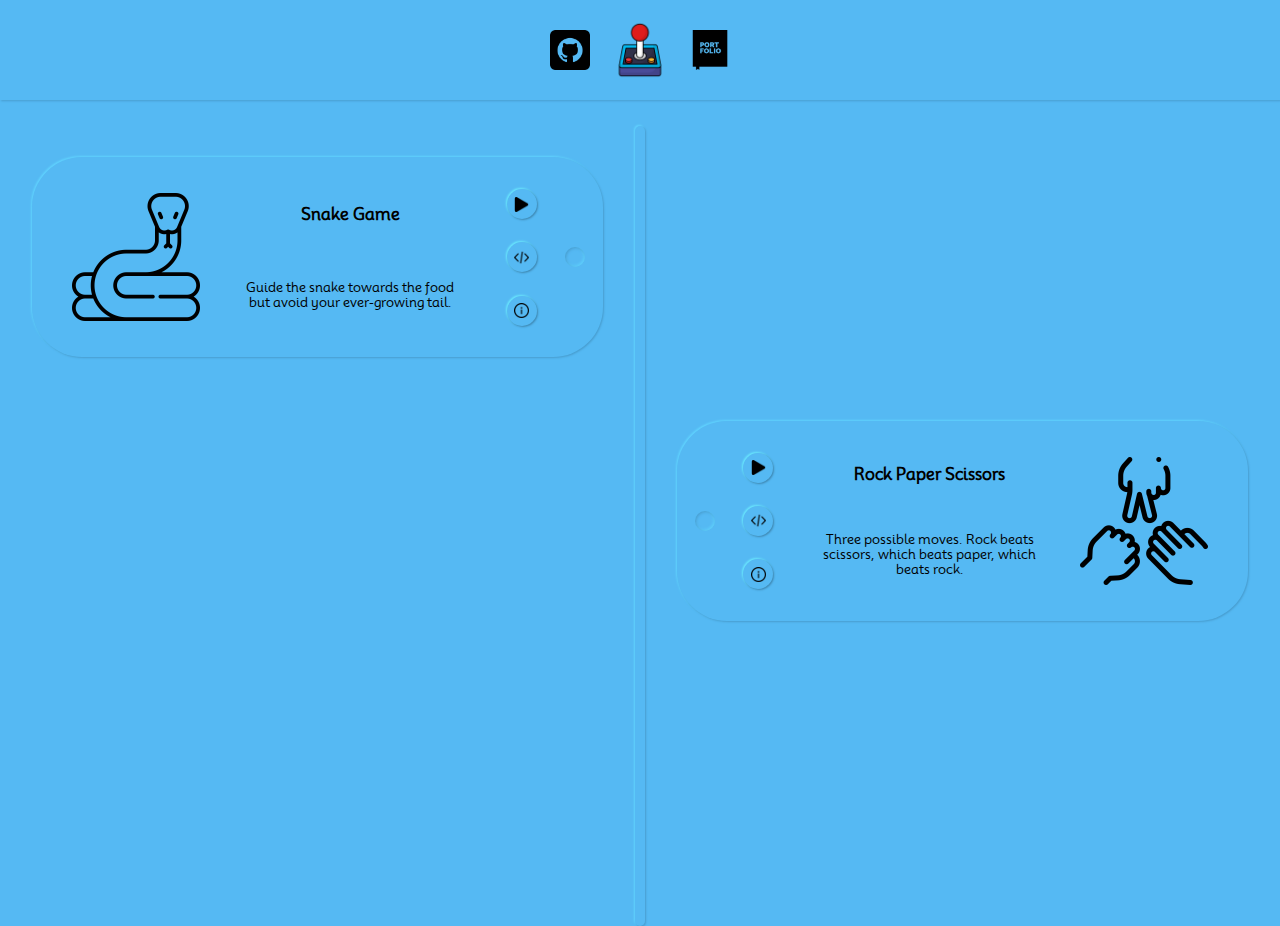
<file: index.html>
<html lang="en">
  <head>
    <meta charset="UTF-8" />
    <meta name="viewport" content="width=device-width, initial-scale=1.0" />
    <link
      rel="shortcut icon"
      href="./home_assets/joystick.png"
      type="image/x-icon"
    />
    <title>The Arcade</title>
    <link rel="stylesheet" href="index.css" />
  </head>
  <body>
    <header>
      <img class="icon" src="./home_assets/github.png" alt="" />
      <img class="logo" src="./home_assets/joystick.png" alt="" />
      <img class="icon" src="./home_assets/portfolio.png" alt="" />
    </header>
    <main>
      <section class="timeline">
        <div class="card-outer">
          <div class="card-inner-left">
            <div class="background"></div>
            <div class="text">
              <h2>Snake Game</h2>
              <p>
                Guide the snake towards the food but avoid your ever-growing
                tail.
              </p>
            </div>
            <div class="buttons">
              <a href="./snake/snake.html">
                <button>
                  <img
                    src="./home_assets/play-button-arrowhead.png"
                    alt=""
                  /></button
              ></a>
              <a href="">
                <button><img src="./home_assets/coding.png" alt="" /></button
              ></a>
              <a href="">
                <button>
                  <img src="./home_assets/information.png" alt="" /></button
              ></a>
            </div>
          </div>
          <div class="dot"></div>
        </div>
        <div class="card-outer">
          <div class="dot"></div>
          <div class="card-inner-right">
            <div class="buttons">
              <a href="./rock/rock.html">
                <button>
                  <img
                    src="./home_assets/play-button-arrowhead.png"
                    alt=""
                  /></button
              ></a>
              <a href="">
                <button><img src="./home_assets/coding.png" alt="" /></button
              ></a>
              <a href="">
                <button>
                  <img src="./home_assets/information.png" alt="" /></button
              ></a>
            </div>
            <div class="text">
              <h2>Rock Paper Scissors</h2>
              <p>
                Three possible moves. Rock beats scissors, which beats paper,
                which beats rock.
              </p>
            </div>
            <div class="background"></div>
          </div>
        </div>
        <div class="line"></div>
      </section>
    </main>
  </body>
</html>
</file>
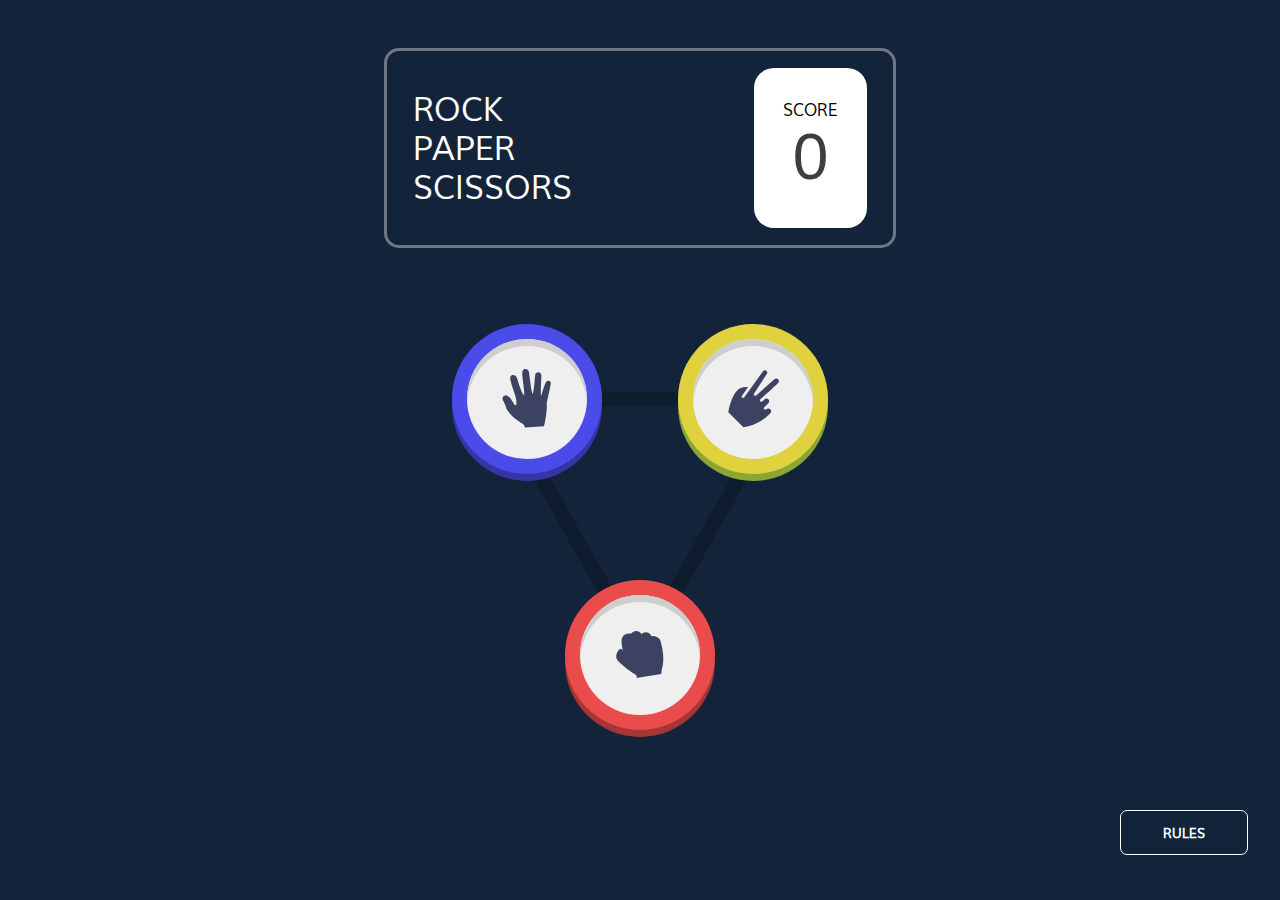
<file: rock/rock.html>
<!DOCTYPE html>
<html lang="en">
  <head>
    <meta charset="UTF-8" />
    <meta name="viewport" content="width=device-width, initial-scale=1.0" />
    <!-- displays site properly based on user's device -->
    <link
      rel="icon"
      type="image/png"
      sizes="32x32"
      href="./images/favicon-32x32.png"
    />
    <link rel="stylesheet" href="rock.css" />
    <script src="https://cdnjs.cloudflare.com/ajax/libs/gsap/3.12.2/gsap.min.js"></script>
    <title>Frontend Mentor | Rock, Paper, Scissors</title>
  </head>
  <body>
    <section class="score">
      <div class="title">
        <p>ROCK</p>
        <p>PAPER</p>
        <p>SCISSORS</p>
      </div>
      <div class="score-card">
        <p>SCORE</p>
        <p class="score-num"></p>
      </div>
    </section>
    <section class="game">
      <div class="outer paper_one">
        <div class="inner">
          <svg
            class="paper"
            xmlns="http://www.w3.org/2000/svg"
            width="49"
            height="59"
          >
            <path
              fill="#3B4262"
              d="M47.125 11.832a2.922 2.922 0 00-1.232-.198c-.57.04-1.029.271-1.302.65-1.604 2.248-2.919 6.493-3.979 9.905-.486 1.577-1.14 3.688-1.612 4.69-.493-2.807.064-13.09.28-17.05l.003-.064c.15-2.751.17-3.234.138-3.446-.238-1.509-.843-2.5-1.799-2.943-.966-.45-2.22-.25-3.572.563-.677.41-.865 1.816-1.446 8.19l-.002.028c-.32 3.502-1.058 11.566-1.965 12.91-1.023-1.88-2.431-12.555-3.039-17.176-.425-3.236-.673-5.094-.84-5.655-.35-1.176-1.83-2.176-3.295-2.232-1.22-.06-2.22.56-2.698 1.638-.894.995-.578 4.292.41 12.102.47 3.718 1.44 11.395.83 12.257-1.219-.133-3.31-4.942-6.215-14.299-.816-2.62-1.068-3.408-1.318-3.753-.494-1.202-2.172-2.129-3.676-2.024a3.183 3.183 0 00-.377.049c-.787.156-2.584.881-2.2 4.226 1.06 4.637 2.213 8.041 3.331 11.346l.023.066c.669 1.98 1.302 3.85 1.89 5.925 1.385 4.9.846 7.94.84 7.975-.046.312-.143.503-.288.57a.556.556 0 01-.195.045c-.44.03-1.098-.26-1.437-.45-.776-1.482-4.636-8.544-8.134-9.524l-.126-.037-.127.012c-1.283.121-2.226.606-2.803 1.441-.914 1.32-.535 3.002-.444 3.34l.052.12c.028.051 2.834 5.165 3.268 7.544.374 2.04 2.311 4.25 3.869 6.026l.064.073c.508.58.946 1.083 1.292 1.548 4.519 4.713 11.665 8.677 11.723 8.71.892.657 1.387 1.293 1.44 1.84a.798.798 0 01-.16.58l-.155.162.988.96 18.853-1.324.804-3.684c2.486-10.402 1.967-19.272 1.958-19.33.01-.327.706-3.483 1.266-6.033l.017-.065c1.117-5.08 2.505-11.4 2.772-13.803.116-1.028-.542-1.972-1.675-2.401z"
            />
          </svg>
        </div>
      </div>
      <div class="outer scissor_one">
        <div class="inner">
          <svg
            class="scissor"
            xmlns="http://www.w3.org/2000/svg"
            width="51"
            height="58"
          >
            <path
              fill="#3B4262"
              d="M13.971 25.702l6.012-8.415c-2.499-.415-7.088-.507-10.846 3.235C3.212 26.421.812 39.163.312 42.248L15.37 57.24c2.711-.232 14.713-1.827 26.279-13.34.122-.249 2.94-2.321.636-4.614-1.1-1.095-2.919-1.074-4.042.044-.572.57-1.461.577-2.021.02-.56-.557-.552-1.443.02-2.012l4.087-4.069c2.076-2.067.119-5.555-2.78-4.717l-3.345 2.851c-.611.53-1.52.439-2.022-.14-.519-.597-.408-1.503.183-2.013 11.687-10.208 9.98-8.979 17.5-15.995 2.809-2.329-.725-6.447-3.493-4.09L28.182 25.45c-.529.448-1.34.457-1.86-.02-.601-.517-.615-1.262-.222-1.85L38.787 3.944c1.854-2.5-1.795-5.277-3.749-2.757L16.28 27.307c-.452.65-1.364.8-1.985.345a1.377 1.377 0 01-.323-1.95z"
            />
          </svg>
        </div>
      </div>
      <div class="outer rock_one">
        <div class="inner">
          <svg
            class="rock"
            xmlns="http://www.w3.org/2000/svg"
            width="48"
            height="48"
          >
            <path
              fill="#3B4262"
              d="M45.06 12.22c-.642-8.096-9.734-7.269-9.734-7.269-3.837-6.765-9.832-1.865-9.832-1.865-4.606-6.63-10.38-.486-10.38-.486-9.957-1.074-9.571 7.066-9.571 7.066-.234 2.588 1.403 10.593 1.403 10.593-1.477-4.614-4.68-.784-4.68-.784-3.94 6.078-.975 9.405-.975 9.405 5.33 6.246 16.688 13.743 16.688 13.743 4.113 2.356 2.373 4.457 2.373 4.457l24.876-4.11.571-4.718c3.782-11.436-.739-26.032-.739-26.032z"
            />
          </svg>
        </div>
      </div>
      <div class="result hidden">
        <p>YOU WIN</p>
        <button class="restart">PLAY AGAIN</button>
      </div>
      <p class="player-text hidden">YOU PICKED</p>
      <p class="opp-text hidden">THE HOUSE PICKED</p>
    </section>
    <section class="rules">
      <button>RULES</button>
    </section>

    <!-- MODALS -->
    <section class="modal hidden">
      <svg xmlns="http://www.w3.org/2000/svg" width="304" height="270">
        <defs>
          <linearGradient id="a" x1="50%" x2="50%" y1="0%" y2="100%">
            <stop offset="0%" stop-color="#FFF" stop-opacity=".097" />
            <stop offset="100%" stop-color="#FFF" stop-opacity="0" />
          </linearGradient>
          <linearGradient id="b" x1="50%" x2="50%" y1="0%" y2="100%">
            <stop offset="0%" stop-color="#FFF" stop-opacity=".097" />
            <stop offset="100%" stop-color="#FFF" stop-opacity="0" />
          </linearGradient>
        </defs>
        <g fill="none" fill-rule="evenodd">
          <ellipse
            cx="53.189"
            cy="54.815"
            fill="#B1B4C5"
            rx="53.189"
            ry="54.815"
          />
          <ellipse
            cx="53.189"
            cy="52.385"
            fill="url(#a)"
            rx="53.189"
            ry="52.385"
          />
          <g transform="translate(12.357 12.421)">
            <ellipse
              cx="40.832"
              cy="41.044"
              fill="#E1E4ED"
              rx="40.832"
              ry="41.044"
            />
            <path
              fill="#8A90AC"
              fill-rule="nonzero"
              d="M56.697 30.417a2.125 2.125 0 00-.904-.146c-.417.03-.755.201-.955.481-1.177 1.666-2.141 4.81-2.919 7.337-.357 1.169-.836 2.733-1.183 3.475-.362-2.08.047-9.697.206-12.63l.002-.047c.11-2.038.125-2.396.1-2.553-.174-1.118-.618-1.852-1.319-2.18-.708-.333-1.629-.186-2.62.417-.497.303-.635 1.345-1.061 6.067l-.002.02c-.235 2.595-.776 8.568-1.441 9.563-.75-1.392-1.784-9.3-2.23-12.722-.312-2.397-.494-3.774-.616-4.19-.257-.87-1.343-1.611-2.418-1.653-.895-.044-1.629.415-1.98 1.214-.655.736-.423 3.179.302 8.964.344 2.754 1.056 8.441.608 9.08-.893-.099-2.427-3.661-4.559-10.592-.598-1.942-.783-2.525-.967-2.78-.362-.891-1.593-1.578-2.696-1.5a2.314 2.314 0 00-.277.036c-.578.116-1.896.653-1.615 3.13.779 3.435 1.624 5.957 2.445 8.405l.016.05c.491 1.465.955 2.85 1.387 4.388 1.016 3.63.621 5.882.616 5.907-.034.232-.105.374-.211.423a.405.405 0 01-.143.033c-.322.023-.805-.193-1.055-.333-.568-1.098-3.4-6.33-5.967-7.055L25.15 41l-.093.008c-.942.09-1.634.45-2.057 1.068-.67.978-.393 2.224-.325 2.474l.038.09c.02.037 2.079 3.825 2.397 5.587.275 1.511 1.696 3.148 2.838 4.464l.047.054c.373.43.695.802.948 1.146 3.316 3.492 8.558 6.428 8.601 6.452.654.487 1.018.958 1.056 1.363a.595.595 0 01-.117.43l-.114.12.725.711 13.832-.98.59-2.73c1.823-7.705 1.442-14.275 1.436-14.319.007-.242.518-2.58.93-4.468l.011-.048c.82-3.763 1.838-8.444 2.034-10.225.085-.761-.398-1.46-1.23-1.779z"
            />
          </g>
          <g transform="translate(196)">
            <ellipse
              cx="53.686"
              cy="54.815"
              fill="#B1B4C5"
              rx="53.686"
              ry="54.815"
            />
            <ellipse
              cx="53.686"
              cy="52.385"
              fill="url(#b)"
              rx="53.686"
              ry="52.385"
            />
            <g transform="translate(12.473 12.421)">
              <ellipse
                cx="41.214"
                cy="41.044"
                fill="#E1E4ED"
                rx="41.214"
                ry="41.044"
              />
              <path
                fill="#8A90AC"
                fill-rule="nonzero"
                d="M30.455 40.692l4.451-6.234c-1.85-.307-5.248-.375-8.031 2.397-4.388 4.37-6.165 13.809-6.535 16.093l11.15 11.105c2.008-.17 10.896-1.353 19.46-9.881.09-.184 2.177-1.72.471-3.418-.814-.81-2.162-.796-2.993.033a1.051 1.051 0 01-1.497.015 1.04 1.04 0 01.015-1.49l3.026-3.014c1.538-1.532.089-4.116-2.058-3.495l-2.477 2.112a1.065 1.065 0 01-1.497-.103c-.384-.443-.302-1.114.135-1.492 8.654-7.562 7.39-6.65 12.958-11.848 2.08-1.725-.536-4.776-2.586-3.03L40.978 40.506a1.051 1.051 0 01-1.378-.015c-.445-.383-.455-.934-.164-1.37l9.395-14.545c1.373-1.852-1.33-3.91-2.776-2.042L32.164 41.881a1.05 1.05 0 01-1.47.255 1.02 1.02 0 01-.24-1.444z"
              />
            </g>
          </g>
          <g transform="translate(98 160)">
            <ellipse
              cx="53.686"
              cy="54.815"
              fill="#B1B4C5"
              rx="53.686"
              ry="54.815"
            />
            <ellipse
              cx="53.686"
              cy="52.385"
              fill="url(#b)"
              rx="53.686"
              ry="52.385"
            />
            <g transform="translate(12.473 12.421)">
              <ellipse
                cx="41.214"
                cy="41.044"
                fill="#E1E4ED"
                rx="41.214"
                ry="41.044"
              />
              <path
                fill="#8A90AC"
                fill-rule="nonzero"
                d="M57.179 35.15c-.475-5.997-7.208-5.385-7.208-5.385-2.842-5.01-7.281-1.381-7.281-1.381-3.41-4.911-7.687-.36-7.687-.36-7.373-.796-7.087 5.234-7.087 5.234-.173 1.917 1.04 7.847 1.04 7.847-1.094-3.418-3.467-.581-3.467-.581-2.917 4.502-.721 6.967-.721 6.967 3.947 4.626 12.357 10.18 12.357 10.18 3.046 1.745 1.757 3.3 1.757 3.3l18.42-3.044.424-3.494c2.8-8.472-.547-19.284-.547-19.284z"
              />
            </g>
          </g>
          <text
            fill="#B1B4C5"
            font-family="BarlowSemiCondensed-Bold, Barlow Semi Condensed"
            font-size="13"
            font-style="condensed"
            font-weight="bold"
          >
            <tspan x="134" y="31">BEATS</tspan>
          </text>
          <text
            fill="#B1B4C5"
            font-family="BarlowSemiCondensed-Bold, Barlow Semi Condensed"
            font-size="13"
            font-style="condensed"
            font-weight="bold"
          >
            <tspan x="40" y="147">BEATS</tspan>
          </text>
          <text
            fill="#B1B4C5"
            font-family="BarlowSemiCondensed-Bold, Barlow Semi Condensed"
            font-size="13"
            font-style="condensed"
            font-weight="bold"
          >
            <tspan x="235" y="147">BEATS</tspan>
          </text>
          <g fill="#B1B4C5" transform="matrix(-1 0 0 1 177 39)">
            <rect width="50" height="4" y="10" rx="2" />
            <path
              d="M41.963 2.015l8.59 8.728c.716.727.71 1.896-.013 2.616a1.833 1.833 0 01-2.6-.013l-8.59-8.728a1.855 1.855 0 01.013-2.616 1.833 1.833 0 012.6.013z"
            />
            <path
              d="M39.35 19.382l8.59-8.728a1.833 1.833 0 012.6-.013c.723.72.729 1.889.013 2.616l-8.59 8.728a1.833 1.833 0 01-2.6.013 1.855 1.855 0 01-.013-2.616z"
            />
          </g>
          <g
            fill="#B1B4C5"
            transform="scale(1 -1) rotate(-55 -82.574 -131.195)"
          >
            <rect width="50" height="4" y="10" rx="2" />
            <path
              d="M41.963 2.015l8.59 8.728c.716.727.71 1.896-.013 2.616a1.833 1.833 0 01-2.6-.013l-8.59-8.728a1.855 1.855 0 01.013-2.616 1.833 1.833 0 012.6.013z"
            />
            <path
              d="M39.35 19.382l8.59-8.728a1.833 1.833 0 012.6-.013c.723.72.729 1.889.013 2.616l-8.59 8.728a1.833 1.833 0 01-2.6.013 1.855 1.855 0 01-.013-2.616z"
            />
          </g>
          <g fill="#B1B4C5" transform="rotate(-55 240.022 -103.651)">
            <rect width="50" height="4" y="10" rx="2" />
            <path
              d="M41.963 2.015l8.59 8.728c.716.727.71 1.896-.013 2.616a1.833 1.833 0 01-2.6-.013l-8.59-8.728a1.855 1.855 0 01.013-2.616 1.833 1.833 0 012.6.013z"
            />
            <path
              d="M39.35 19.382l8.59-8.728a1.833 1.833 0 012.6-.013c.723.72.729 1.889.013 2.616l-8.59 8.728a1.833 1.833 0 01-2.6.013 1.855 1.855 0 01-.013-2.616z"
            />
          </g>
        </g>
      </svg>
    </section>

    <script src="rock.js"></script>
  </body>
</html>
</file>
<file: index.css>
@import url("https://fonts.googleapis.com/css2?family=Mooli&display=swap");
* {
  margin: 0;
  padding: 0;
  box-sizing: border-box;
  font-family: "Mooli";
}

button {
  outline: none;
  border: none;
  border-radius: 50px;
  background: #55b9f3;
  box-shadow: 1px 1px 2px #3e87b1, -1px -1px 2px #6cebff;
  height: 30px;
  width: 30px;
  cursor: pointer;
  display: flex;
  justify-content: center;
  align-items: center;
}
button:hover {
  border-radius: 50px;
  background: #55b9f3;
  box-shadow: 4px 4px 9px #489dcf, -4px -4px 9px #62d5ff;
  transition: all 0.25s;
}
button:active {
  border-radius: 50px;
  background: #55b9f3;
  box-shadow: inset 4px 4px 9px #489dcf, inset -4px -4px 9px #62d5ff;
}

body {
  display: flex;
  flex-direction: column;
  background: #55b9f3;
}

header {
  display: flex;
  height: 100px;
  align-items: center;
  justify-content: center;
  padding: 0 5% 0 5%;
  margin-bottom: 2%;
  gap: 20px;
  background: #55b9f3;
  box-shadow: 1px 1px 2px #489dcf, -1px -1px 2px #62d5ff;
}
header > .logo {
  height: 60px;
}
header > .icon {
  height: 40px;
}
header > h3 {
  font-size: 2rem;
  color: #111a20;
}

main {
}

@media screen and (min-width: 1000px) {
  main > .timeline {
    display: grid;
    grid-template-columns: 1fr 10px 1fr;
  }
  main > .timeline > .line {
    grid-column: 2/3;
    grid-row: 1/4;
    justify-self: center;
    width: 10px;
    height: 800px;
    border-radius: 50px;
    background: #55b9f3;
    box-shadow: 1px 1px 2px #489dcf, -1px -1px 2px #62d5ff;
  }
}

.card-outer {
  grid-column: auto;
  display: flex;
  align-items: center;
  justify-content: center;
  height: 200px;
  margin: 5%;
  border-radius: 50px;
  background: #55b9f3;
  box-shadow: 1px 1px 2px #489dcf, -1px -1px 2px #62d5ff;
  transition: all 0.25s;
}
.card-outer:nth-of-type(1) {
  grid-column: 1/2;
  grid-row: 1/2;
}
.card-outer:nth-of-type(2) {
  grid-column: 3/4;
  grid-row: 2/3;
}
.card-outer:nth-of-type(3) {
  grid-column: 1/2;
  grid-row: 3/4;
}

.card-outer > .card-inner-left {
  height: 80%;
  width: 90%;
  display: grid;
  grid-template-columns: 2fr 3fr 1fr;
}
.card-outer > .card-inner-left > .text {
  flex: 1;
  padding: 0 5% 0 5%;
  text-align: center;
  display: flex;
  flex-direction: column;
  align-items: center;
  justify-content: space-around;
}
.card-outer > .card-inner-left > .background {
  justify-self: center;
  align-self: center;
  height: 80%;
  width: 80%;
  background-image: url("./home_assets/snake.png");
  background-size: contain;
  background-repeat: no-repeat;
  background-position: center;
}
.card-outer > .card-inner-right {
  height: 80%;
  width: 90%;
  display: grid;
  grid-template-columns: 1fr 3fr 2fr;
}
.card-outer > .card-inner-right > .background {
  justify-self: center;
  align-self: center;
  height: 80%;
  width: 80%;
  background-image: url("./home_assets/rock.png");
  background-size: contain;
  background-repeat: no-repeat;
  background-position: center;
}
.card-outer > .card-inner-right > .text {
  flex: 1;
  padding: 0 5% 0 5%;
  text-align: center;
  display: flex;
  flex-direction: column;
  align-items: center;
  justify-content: space-around;
}
.text > p {
  width: 100%;
  font-size: 0.8rem;
}
.text > h2 {
  font-size: 1rem;
}
.card-outer > .card-inner-left > .buttons {
  justify-self: center;
  display: flex;
  flex-direction: column;
  justify-content: space-around;
  height: 100%;
}
.card-outer > .card-inner-right > .buttons {
  justify-self: center;
  display: flex;
  flex-direction: column;
  justify-content: space-around;
  height: 100%;
}
.buttons > a > button > img {
  height: 15px;
}
.card-outer > .dot {
  height: 20px;
  width: 20px;
  border-radius: 50%;
  background-color: black;
  border-radius: 50px;
  background: #55b9f3;
  box-shadow: inset 1px 1px 3px #489dcf, inset -1px -1px 3px #62d5ff;
}
</file>
<file: rock/rock.css>
@import url("https://fonts.googleapis.com/css2?family=Mooli&display=swap");
* {
  margin: 0;
  padding: 0;
  box-sizing: border-box;
  font-family: "Mooli";
}
p {
  cursor: default;
}
body {
  height: 100vh;
  max-height: 100vh;
  background-color: #13243a;
  display: flex;
  flex-direction: column;
  align-items: center;
  overflow: hidden;
}

.score {
  height: 200px;
  width: 40%;
  margin: 3em 0 2em 0;
  padding: 1% 2% 1% 2%;
  display: flex;
  justify-content: space-between;
  align-items: center;
  border: 3px solid rgba(211, 211, 211, 0.479);
  border-radius: 15px;
}
.score > .title {
  flex: 3;
  font-family: Impact, Haettenschweiler, "Arial Narrow Bold", sans-serif;
  font-size: 2rem;
  color: white;
}
.score > .score-card {
  flex: 1;
  background-color: white;
  height: 95%;
  display: flex;
  flex-direction: column;
  justify-content: center;
  align-items: center;
  border-radius: 20px;
  overflow: hidden;
}
.score > .score-card > .score-num {
  font-size: 4rem;
  color: #3e3e3e;
  font-family: Impact, Haettenschweiler, "Arial Narrow Bold", sans-serif;
}

button {
  width: 100%;
  height: 100%;
  background-color: transparent;
  border: 1px solid white;
  border-radius: 7px;
  color: white;
  font-weight: bold;
  cursor: pointer;
}
button:hover {
  background-color: white;
  color: black;
}

/* Game Styles */
.game {
  height: 500px;
  width: 100%;
  background-image: url("./images/bg-triangle.svg");
  background-repeat: no-repeat;
  background-position: center;
  display: grid;
  grid-template-columns: 1fr 1fr;
  grid-template-rows: 1fr 1fr;
  overflow-x: hidden;
}
.game_alt {
  background-image: none;
  grid-template-columns: 2fr 1fr 2fr;
  grid-template-rows: 1fr 3fr;
}
.outer {
  cursor: pointer;
}
.game > .paper_one {
  grid-row: 1/2;
  grid-column: 1/2;
  justify-self: end;
  align-self: center;
  margin-right: 6%;
  margin-bottom: 2%;
  height: 150px;
  width: 150px;
  background-color: rgb(75, 75, 234);
  border-radius: 50%;
  display: flex;
  justify-content: center;
  align-items: center;
  box-shadow: 0px 7px 0px 0px rgb(53, 53, 166);
}
.game > .paper_one > .inner {
  height: 120px;
  width: 120px;
  background-color: rgb(239, 239, 239);
  border-radius: 50%;
  box-shadow: inset 0px 7px 0px 0px rgb(206, 206, 206);
  display: flex;
  justify-content: center;
  align-items: center;
}
.game > .scissor_one {
  grid-row: 1/2;
  grid-column: 2/3;
  justify-self: start;
  align-self: center;
  margin-left: 6%;
  margin-bottom: 2%;
  height: 150px;
  width: 150px;
  background-color: rgb(224, 210, 62);
  border-radius: 50%;
  display: flex;
  justify-content: center;
  align-items: center;
  box-shadow: 0px 7px 0px 0px rgb(138, 166, 53);
}
.game > .scissor_one > .inner {
  height: 120px;
  width: 120px;
  background-color: rgb(239, 239, 239);
  border-radius: 50%;
  box-shadow: inset 0px 7px 0px 0px rgb(206, 206, 206);
  display: flex;
  justify-content: center;
  align-items: center;
}
.game > .rock_one {
  grid-row: 2/3;
  grid-column: 1/3;
  justify-self: center;
  align-self: center;
  /* margin-left: 6%;
  margin-bottom: 2%; */
  height: 150px;
  width: 150px;
  background-color: rgb(234, 75, 75);
  border-radius: 50%;
  display: flex;
  justify-content: center;
  align-items: center;
  box-shadow: 0px 7px 0px 0px rgb(166, 53, 53);
}
.game > .rock_one > .inner {
  height: 120px;
  width: 120px;
  background-color: rgb(239, 239, 239);
  border-radius: 50%;
  box-shadow: inset 0px 7px 0px 0px rgb(206, 206, 206);
  display: flex;
  justify-content: center;
  align-items: center;
}
.game_alt > .player {
  height: 250px;
  width: 250px;
  grid-column: 1/2;
  grid-row: 2/3;
  justify-self: end;
  align-self: center;
  margin-right: 6%;
  margin-bottom: 2%;
}
.game_alt > .player > .inner {
  height: 200px;
  width: 200px;
}
.game_alt > .opponent {
  height: 250px;
  width: 250px;
  grid-column: 3/4;
  grid-row: 2/3;
  justify-self: start;
  align-self: center;
  margin-left: 6%;
  margin-bottom: 2%;
}
.game_alt > .opponent > .inner {
  height: 200px;
  width: 200px;
}
.game_alt > .result {
  grid-column: 2/3;
  grid-row: 1/3;
  justify-self: center;
  align-self: center;
  font-size: 2.5rem;
  color: white;
}
.game_alt > .result > button {
  height: 50px;
}
.game_alt > .player-text {
  justify-self: end;
  align-self: center;
  margin-right: 10%;
  font-size: 2rem;
  color: white;
}
.game_alt > .opp-text {
  justify-self: start;
  align-self: center;
  margin-left: 2%;
  font-size: 2rem;
  color: white;
}
.game > .hidden {
  display: none;
}

@keyframes ripple {
  from {
    opacity: 1;
    transform: scale3d(0.75, 0.75, 1);
  }

  to {
    opacity: 0;
    transform: scale3d(2, 2, 1);
  }
}

.game > .outer:hover::after {
  opacity: 1;
  content: "";
  height: 150px;
  width: 150px;
  position: absolute;
  background: #1a304a;
  border-radius: 100%;
  animation-name: ripple;
  animation-duration: 2s;
  animation-delay: 0s;
  animation-timing-function: cubic-bezier(0.65, 0, 0.34, 1);
  z-index: -1;
}

/* Rules style */
.rules {
  position: absolute;
  top: 90%;
  left: 87.5%;
  width: 10%;
  height: 5%;
}

/* MODALS */

.modal {
  position: absolute;
  top: 40%;
  left: 75%;
  background-color: white;
  padding: 3%;
  border-radius: 10px;
}
.hidden {
  display: none;
}
</file>
